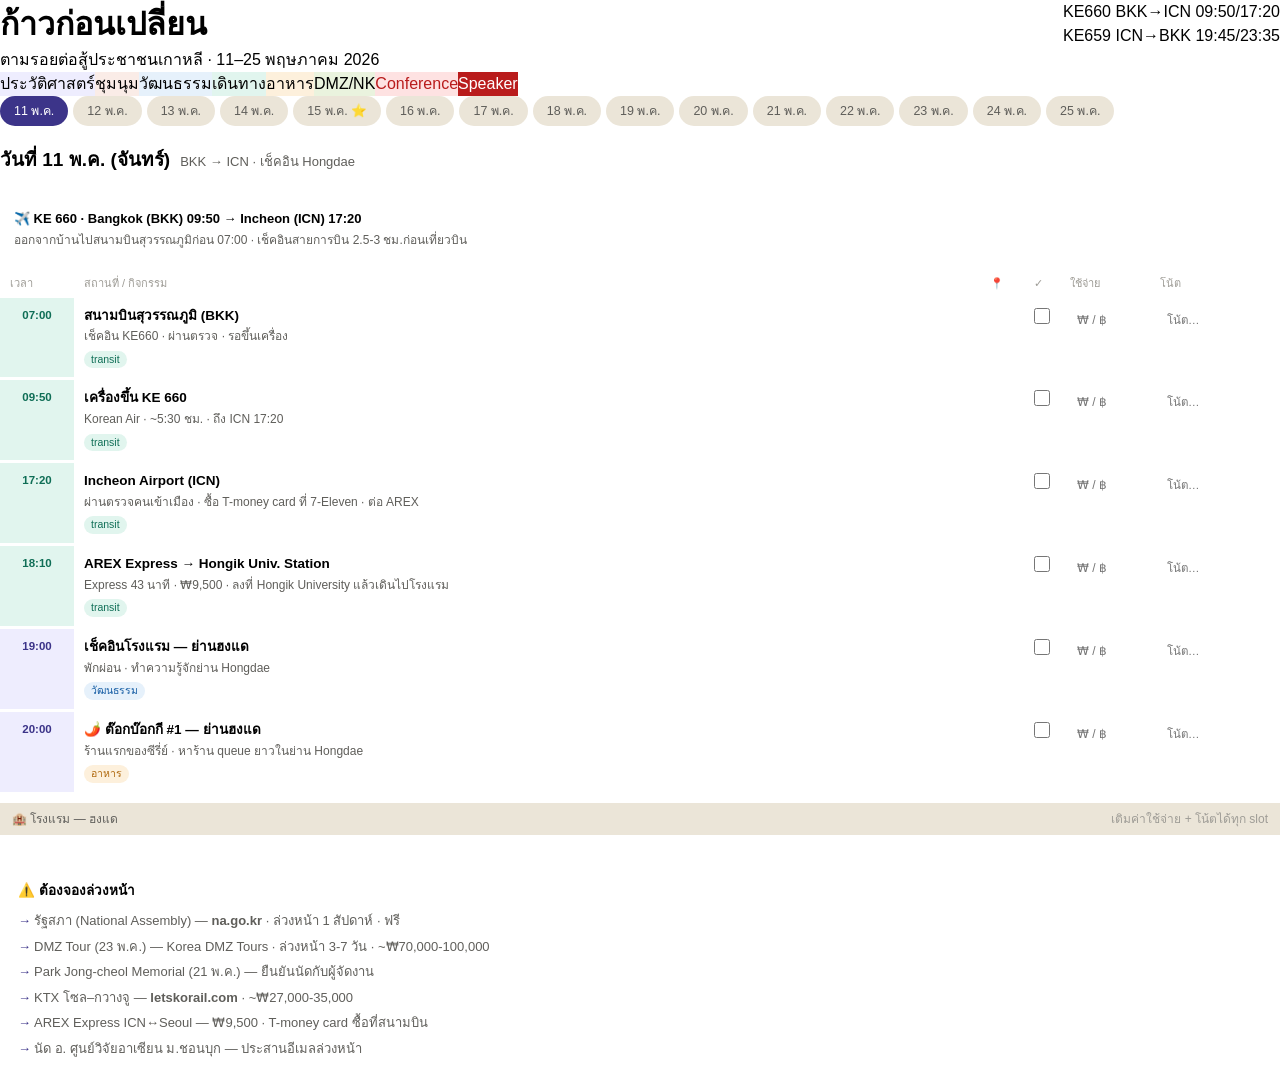
<file: index.html>
<!DOCTYPE html>
<html lang="th">
<head>
<meta charset="UTF-8">
<meta name="viewport" content="width=device-width, initial-scale=1.0">
<title>ก้าวก่อนเปลี่ยน — ตามรอยต่อสู้ประชาชนเกาหลี</title>
<link rel="stylesheet" href="style.css">
</head>
<body>
<div class="wrap">
  <header>
    <div class="header-top">
      <div>
        <h1>ก้าวก่อนเปลี่ยน</h1>
        <p class="subtitle">ตามรอยต่อสู้ประชาชนเกาหลี · 11–25 พฤษภาคม 2026</p>
      </div>
      <div class="flight-badge">
        <span>KE660 BKK→ICN 09:50/17:20</span>
        <span>KE659 ICN→BKK 19:45/23:35</span>
      </div>
    </div>
    <div class="legend">
      <span class="lg history">ประวัติศาสตร์</span>
      <span class="lg protest">ชุมนุม</span>
      <span class="lg culture">วัฒนธรรม</span>
      <span class="lg transit">เดินทาง</span>
      <span class="lg food">อาหาร</span>
      <span class="lg nk">DMZ/NK</span>
      <span class="lg conf">Conference</span>
      <span class="lg speaker">Speaker</span>
    </div>
  </header>

  <div class="tab-bar" id="tabs"></div>
  <div id="panels"></div>

  <div class="tips">
    <h3>⚠️ ต้องจองล่วงหน้า</h3>
    <ul>
      <li>รัฐสภา (National Assembly) — <strong>na.go.kr</strong> · ล่วงหน้า 1 สัปดาห์ · ฟรี</li>
      <li>DMZ Tour (23 พ.ค.) — Korea DMZ Tours · ล่วงหน้า 3-7 วัน · ~₩70,000-100,000</li>
      <li>Park Jong-cheol Memorial (21 พ.ค.) — ยืนยันนัดกับผู้จัดงาน</li>
      <li>KTX โซล–กวางจู — <strong>letskorail.com</strong> · ~₩27,000-35,000</li>
      <li>AREX Express ICN↔Seoul — ₩9,500 · T-money card ซื้อที่สนามบิน</li>
      <li>นัด อ. ศูนย์วิจัยอาเซียน ม.ชอนบุก — ประสานอีเมลล่วงหน้า</li>
    </ul>
  </div>
</div>
<script src="data.js"></script>
<script src="app.js"></script>
</body>
</html>
</file>
<file: style.css>
*, *::before, *::after { box-sizing: border-box; margin: 0; padding: 0; }
:root {
  --bg: #F8F4EA; --surface: #ffffff; --surface2: #EBE5D8;
  --text: #1a1a18; --text2: #5f5e5a; --text3: #9e9c96;
  --border: rgba (0,0,0,0.09); --border2: rgba (0,0,0,0.16);
  --radius: 8 px;
  --purple: #3C3489; --purple-l: #EEEDFE;
  --coral: #C0421C; --coral-l: #FAECE7;
  --blue: #185FA5; --blue-l: #E6F1FB;
  --teal: #0F6E56; --teal-l: #E1F5EE;
  --amber: #B06A10; --amber-l: #FDF0DC;
  --green: #3B6D11; --green-l: #EAF3DE;
  --gray: #555350; --gray-l: #F1EFE8;
  --red: #B91C1C; --red-l: #FEE2E2;
}
@media (prefers-color-scheme: dark) {
  :root {
    --bg:#1b1b19; --surface:#252523; --surface2:#2e2e2c;
    --text:#e8e6df; --text2:#aeaca4; --text3:#6e6c66;
    --border:rgba (255,255,255,0.08); --border2:rgba (255,255,255,0.15);
    --purple-l:#1e1b4b; --coral-l:#3b0f05; --blue-l:#0c2d4f;
    --teal-l:#052e25; --amber-l:#3a2005; --green-l:#1a3007;
    --gray-l:#2a2a28; --red-l:#450a0a;
  }
}
body {
  font-family: 'Noto Sans Thai', 'Noto Sans KR', 'Segoe UI', sans-serif;
  background: var (--bg); color: var (--text);
  padding: 1.5 rem 1 rem ; font-size: 14 px; line-height: 1.5;
}
.wrap { max-width: 960 px; margin: 0 auto; }

/* HEADER */
header { margin-bottom: 1.5 rem; }
.header-top { display: flex; justify-content: space-between; align-items: flex-start; flex-wrap: wrap; gap: 10 px ; margin-bottom: 12 px; }
h1 { font-size: 24 px; font-weight: 700; letter-spacing: -0.3 px; }
.subtitle { font-size: 13 px; color: var (--text2); margin-top: 3 px; }
.flight-badge { display: flex; flex-direction: column; gap: 4 px; text-align: right; }
.flight-badge span { font-size: 11.5 px ; color: var (--text2); background: var (--surface); border: 0.5 px solid var (--border2); border-radius: 6 px; padding: 3 px 9px; }

/* LEGEND */
.legend { display: flex; flex-wrap: wrap; gap: 6 px; }
.lg { font-size: 11 px; padding: 2 px 9 px; border-radius: 20 px; }
.lg.history { background: var(--purple-l); color: var (--purple); }
.lg.protest { background: var(--coral-l); color: var (--coral); }
.lg.culture { background: var(--blue-l); color: var (--blue); }
.lg.transit { background: var(--teal-l); color: var (--teal); }
.lg.food    { background: var(--amber-l); color: var (--amber); }
.lg.nk      { background: var(--green-l); color: var (--green); }
.lg.conf    { background: var(--red-l); color: var(--red); }
.lg.speaker { background: var(--red); color: #fff; }

/* TABS */
.tab-bar { display: flex; gap: 5px; flex-wrap: wrap; margin-bottom: 1.25rem; }
.tab {
  padding: 5px 14px; border-radius: 20px;
  border: 0.5px solid var(--border2); font-size: 12.5px;
  cursor: pointer; background: var(--surface2); color: var(--text2);
  font-family: inherit; transition: all 0.12s; white-space: nowrap;
}
.tab:hover { background: var(--surface); }
.tab.active { background: var(--purple); color: #fff; border-color: var(--purple); }
.tab.gwangju.active { background: var(--coral); border-color: var(--coral); }

/* PANELS */
.panel { display: none; }
.panel.active { display: block; }
.day-hdr {
  display: flex; align-items: baseline; flex-wrap: wrap; gap: 10px;
  margin-bottom: 1rem; padding-bottom: 8px; border-bottom: 1.5px solid var(--border2);
}
.day-hdr .dt { font-size: 19px; font-weight: 700; }
.day-hdr .dtitle { font-size: 13px; color: var(--text2); }

/* HOTEL CARD */
.hotel-card {
  background: var(--surface); border-radius: var(--radius);
  border: 0.5px solid var(--border2); padding: 10px 14px;
  margin-bottom: 10px;
}
.hotel-card h4 { font-size: 13px; font-weight: 600; margin-bottom: 3px; }
.hotel-card p { font-size: 12px; color: var(--text2); line-height: 1.5; }
.hotel-card.highlight { border-left: 3px solid var(--red); }

/* SECTION LABEL */
.sec-label {
  font-size: 11px; font-weight: 700; letter-spacing: .6px;
  text-transform: uppercase; color: var(--text3);
  padding: 14px 2px 5px;
}

/* TABLE */
.tbl { width: 100%; border-collapse: separate; border-spacing: 0 3px; }
.tbl thead th {
  font-size: 11px; font-weight: 500; color: var(--text3);
  padding: 3px 10px; text-align: left;
}
.tbl td {
  padding: 9px 10px; background: var(--surface); vertical-align: top;
}
.tbl td:first-child { border-radius: var(--radius) 0 0 var(--radius); }
.tbl td:last-child  { border-radius: 0 var(--radius) var(--radius) 0; }
.tbl tbody tr:hover td { filter: brightness(0.97); }

/* TIME CELL */
.tc-time {
  width: 74px; min-width: 74px; font-size: 11.5px; font-weight: 600;
  text-align: center; line-height: 1.4;
}
.tc-time.morning   { background: var(--amber-l); color: var(--amber); }
.tc-time.afternoon { background: var(--blue-l);  color: var(--blue); }
.tc-time.evening   { background: var(--purple-l);color: var(--purple); }
.tc-time.night     { background: var(--gray-l);  color: var(--gray); }
.tc-time.transit   { background: var(--teal-l);  color: var(--teal); }
.tc-time.conf      { background: var(--red-l);   color: var(--red); font-size: 11px; }
.tc-time.keynote   { background: var(--red-l);   color: var(--red); font-size: 10px; }

/* NAME CELL */
.tc-name { min-width: 180px; }
.slot-name { font-size: 13.5px; font-weight: 600; line-height: 1.3; }
.slot-note { font-size: 12px; color: var(--text2); margin-top: 3px; line-height: 1.55; }
.tags { margin-top: 5px; display: flex; flex-wrap: wrap; gap: 3px; }
.tag { font-size: 10.5px; padding: 1px 7px; border-radius: 20px; }
.tag.history { background: var(--purple-l); color: var(--purple); }
.tag.food    { background: var(--amber-l);  color: var(--amber); }
.tag.transit { background: var(--teal-l);   color: var(--teal); }
.tag.protest { background: var(--coral-l);  color: var(--coral); }
.tag.culture { background: var(--blue-l);   color: var(--blue); }
.tag.nk      { background: var(--green-l);  color: var(--green); }
.tag.conf    { background: var(--red-l);    color: var(--red); }
.tag.speaker { background: var(--red);      color: #fff; }

/* MAP CELL */
.tc-map { width: 44px; text-align: center; background: var(--surface2); }
.map-btn {
  display: inline-flex; align-items: center; justify-content: center;
  width: 28px; height: 28px; border-radius: 50%;
  background: var(--surface); border: 0.5px solid var(--border2);
  text-decoration: none; font-size: 14px; transition: transform 0.1s;
}
.map-btn:hover { transform: scale(1.2); }

/* CHECKLIST CELL */
.tc-check { width: 36px; text-align: center; background: var(--surface2); }
.tc-check input[type=checkbox] {
  width: 16px; height: 16px; accent-color: var(--purple); cursor: pointer;
}

/* SPEND CELL */
.tc-spend { width: 90px; background: var(--surface2); }
.spend-in {
  width: 100%; border: 0.5px solid var(--border2); border-radius: 6px;
  padding: 4px 7px; font-size: 12px; background: var(--surface);
  color: var(--text); font-family: inherit; outline: none;
}
.spend-in:focus { border-color: var(--purple); }

/* NOTE CELL */
.tc-note { width: 130px; background: var(--surface2); }
.note-in {
  width: 100%; border: 0.5px solid var(--border2); border-radius: 6px;
  padding: 4px 7px; font-size: 11.5px; background: var(--surface);
  color: var(--text); font-family: inherit; outline: none;
  resize: none; min-height: 34px;
}
.note-in:focus { border-color: var(--purple); }

/* DAY FOOTER */
.day-footer {
  display: flex; justify-content: space-between; align-items: center;
  margin-top: 8px; padding: 7px 12px; background: var(--surface2);
  border-radius: var(--radius); font-size: 12px; color: var(--text2);
  border: 0.5px solid var(--border);
}

/* TIPS */
.tips {
  margin-top: 2rem; background: var(--surface); border-radius: var(--radius);
  border: 0.5px solid var(--border2); padding: 14px 18px;
}
.tips h3 { font-size: 13.5px; font-weight: 600; margin-bottom: 10px; }
.tips ul { list-style: none; }
.tips li {
  font-size: 13px; color: var(--text2); margin-bottom: 6px;
  padding-left: 16px; position: relative;
}
.tips li::before { content: "→"; color: var(--purple); position: absolute; left: 0; }

/* RESPONSIVE */
@media (max-width: 600px) {
  .tc-note, .tc-spend { display: none; }
  .tbl thead th:nth-child(5),
  .tbl thead th:nth-child(6) { display: none; }
  .tc-time { width: 58px; min-width: 58px; font-size: 10.5px; }
  h1 { font-size: 19px; }
  .flight-badge { display: none; }
}
</file>
